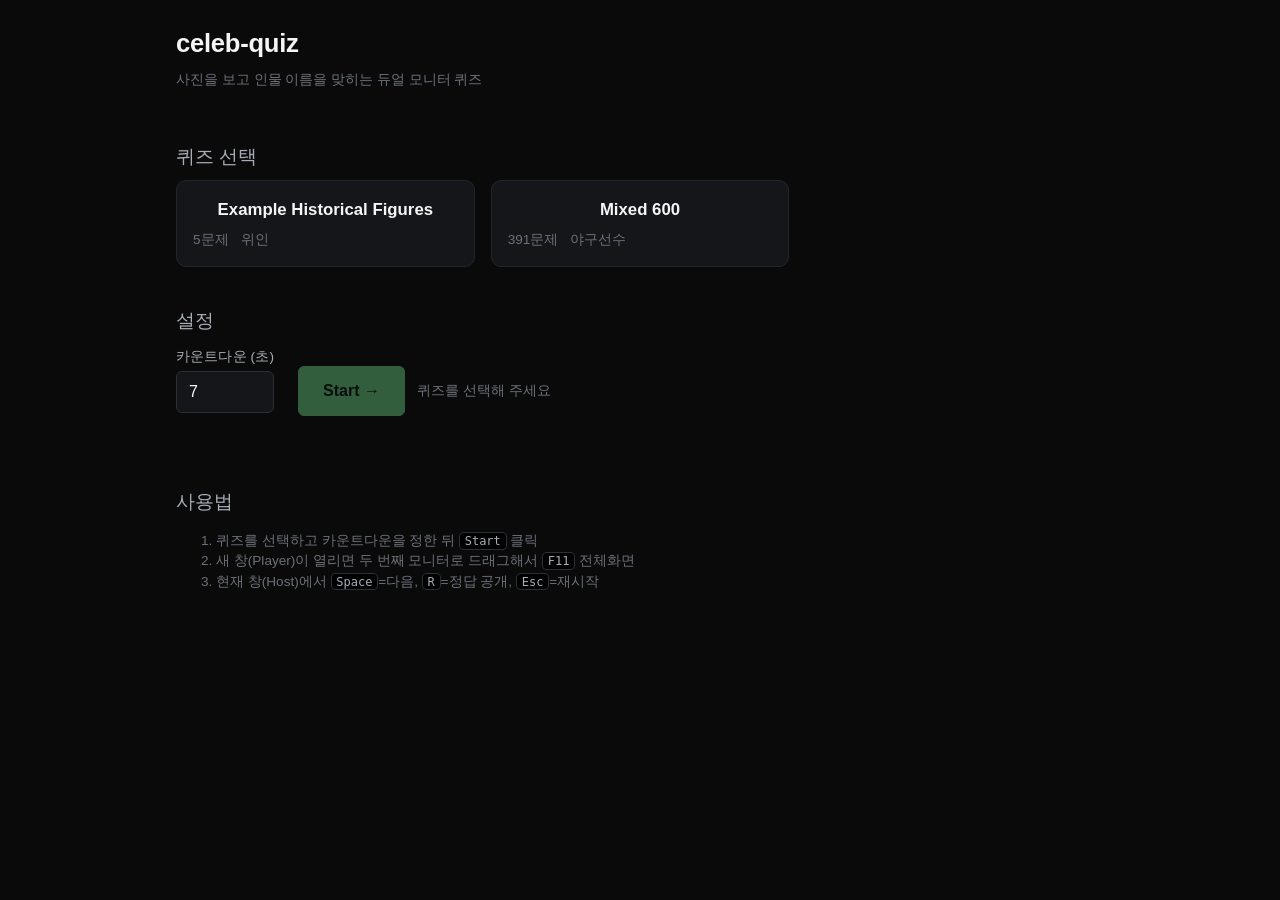
<file: web/index.html>
<!DOCTYPE html>
<html lang="ko">
<head>
  <meta charset="UTF-8">
  <meta name="viewport" content="width=device-width, initial-scale=1">
  <title>celeb-quiz</title>
  <link rel="stylesheet" href="/web/css/styles.css">
</head>
<body>
  <main class="container stack">
    <header>
      <h1>celeb-quiz</h1>
      <p class="muted">사진을 보고 인물 이름을 맞히는 듀얼 모니터 퀴즈</p>
    </header>

    <section>
      <h2>퀴즈 선택</h2>
      <div id="quiz-grid" class="quiz-grid" aria-live="polite">
        <!-- populated by app.js -->
      </div>
    </section>

    <section id="settings" hidden>
      <h2>설정</h2>
      <div class="row" style="gap: 1.5rem; flex-wrap: wrap;">
        <div class="field" style="max-width: 12rem;">
          <label for="countdown">카운트다운 (초)</label>
          <input id="countdown" type="number" min="3" max="60" step="1">
        </div>
        <div class="row" style="margin-top: 1.4rem;">
          <button id="start-btn" class="btn btn-primary" disabled>Start →</button>
          <span id="start-hint" class="muted">퀴즈를 선택해 주세요</span>
        </div>
      </div>
    </section>

    <section id="how-to" class="muted" style="margin-top: 2rem;">
      <h2>사용법</h2>
      <ol>
        <li>퀴즈를 선택하고 카운트다운을 정한 뒤 <kbd class="kbd">Start</kbd> 클릭</li>
        <li>새 창(Player)이 열리면 두 번째 모니터로 드래그해서 <kbd class="kbd">F11</kbd> 전체화면</li>
        <li>현재 창(Host)에서 <kbd class="kbd">Space</kbd>=다음, <kbd class="kbd">R</kbd>=정답 공개, <kbd class="kbd">Esc</kbd>=재시작</li>
      </ol>
    </section>
  </main>

  <script type="module" src="/web/js/app.js"></script>
</body>
</html>
</file>
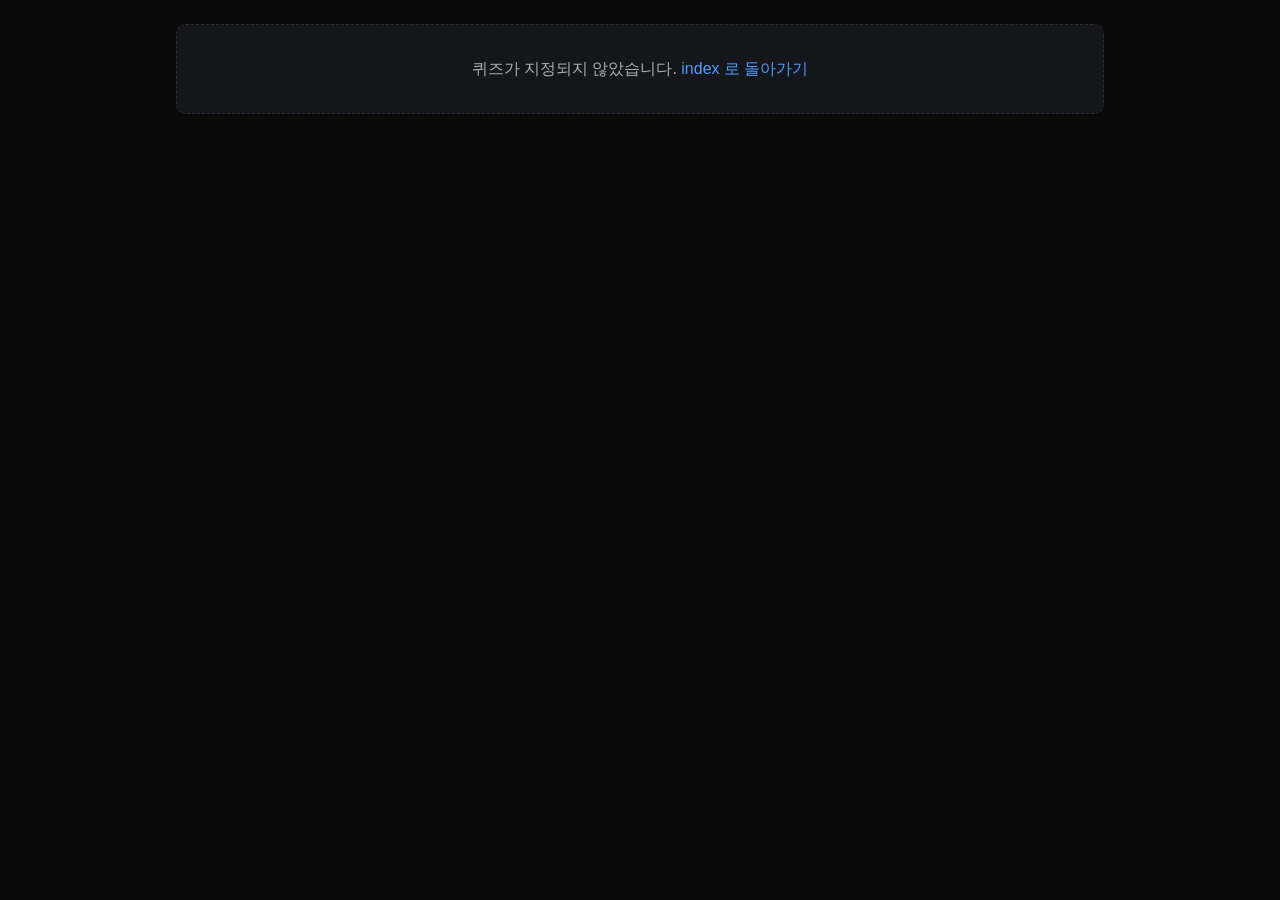
<file: web/host.html>
<!DOCTYPE html>
<html lang="ko">
<head>
  <meta charset="UTF-8">
  <meta name="viewport" content="width=device-width, initial-scale=1">
  <title>celeb-quiz · host</title>
  <link rel="stylesheet" href="/web/css/styles.css">
</head>
<body>
  <div class="disconnect-notice" id="disconnect-notice">
    Player 창이 끊겼습니다 — Reopen Player 버튼을 눌러주세요.
  </div>

  <div class="host">
    <header>
      <div class="title">
        <span id="quiz-title" class="muted">불러오는 중…</span>
        <span class="status-pill" id="status-pill">대기</span>
      </div>
      <div class="countdown" id="countdown" aria-live="off">--</div>
    </header>

    <main>
      <div class="photo-wrap">
        <img id="photo" alt="" referrerpolicy="no-referrer">
      </div>
      <aside class="info">
        <div class="progress" id="progress">--/--</div>
        <div class="name" id="name" hidden></div>
        <div class="category" id="category"></div>
        <div class="attribution" id="attribution"></div>
      </aside>
    </main>

    <footer>
      <button id="next-btn" class="btn btn-primary">Next <kbd class="kbd">Space</kbd></button>
      <button id="reveal-btn" class="btn">Reveal <kbd class="kbd">R</kbd></button>
      <button id="restart-btn" class="btn btn-danger">Restart <kbd class="kbd">Esc</kbd></button>
      <button id="reopen-btn" class="btn">Reopen Player ↗</button>
      <span style="flex:1"></span>
      <span class="muted" id="hint">Space=다음 · R=정답 · Esc=재시작</span>
    </footer>
  </div>

  <script type="module" src="/web/js/host.js"></script>
</body>
</html>
</file>
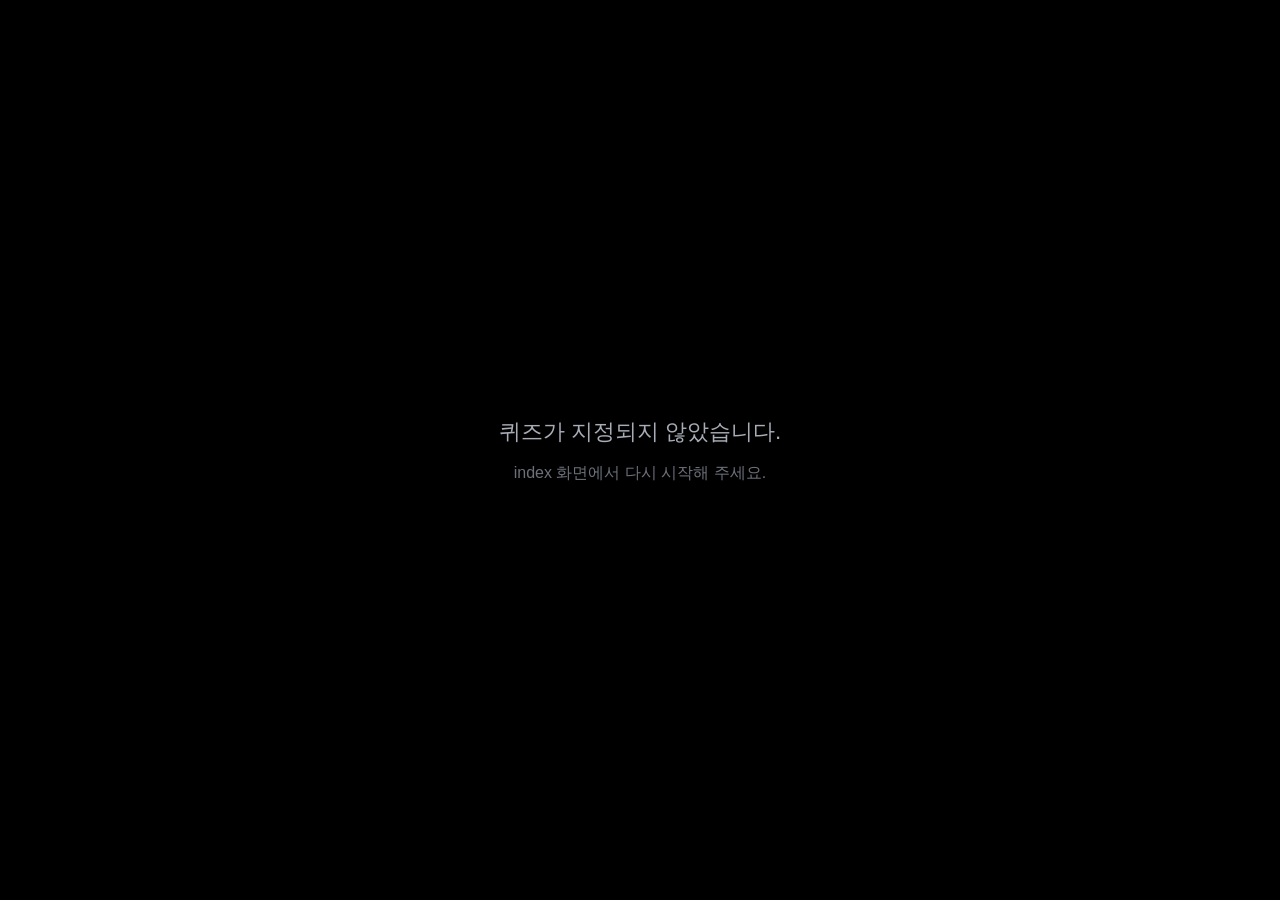
<file: web/player.html>
<!DOCTYPE html>
<html lang="ko">
<head>
  <meta charset="UTF-8">
  <meta name="viewport" content="width=device-width, initial-scale=1">
  <title>celeb-quiz · player</title>
  <link rel="stylesheet" href="/web/css/styles.css">
</head>
<body>
  <div class="player" id="player">
    <div class="fs-hint" id="fs-hint">F11 = 전체화면</div>

    <div class="waiting" id="waiting">
      <div>퀴즈를 시작해 주세요</div>
      <div class="hint">Host 창에서 Start 버튼을 눌러주세요</div>
    </div>

    <div class="top-bar">
      <div class="countdown" id="countdown" hidden>--</div>
      <div class="dang" id="dang" hidden>땡!</div>
    </div>

    <div class="stage" id="stage" hidden>
      <img id="photo" alt="" referrerpolicy="no-referrer">
    </div>

    <div class="bottom-bar">
      <div class="reveal" id="reveal">
        <div id="reveal-name"></div>
        <span class="category" id="reveal-category"></span>
      </div>
      <div class="attribution" id="attribution" hidden></div>
    </div>
  </div>

  <script type="module" src="/web/js/player.js"></script>
</body>
</html>
</file>
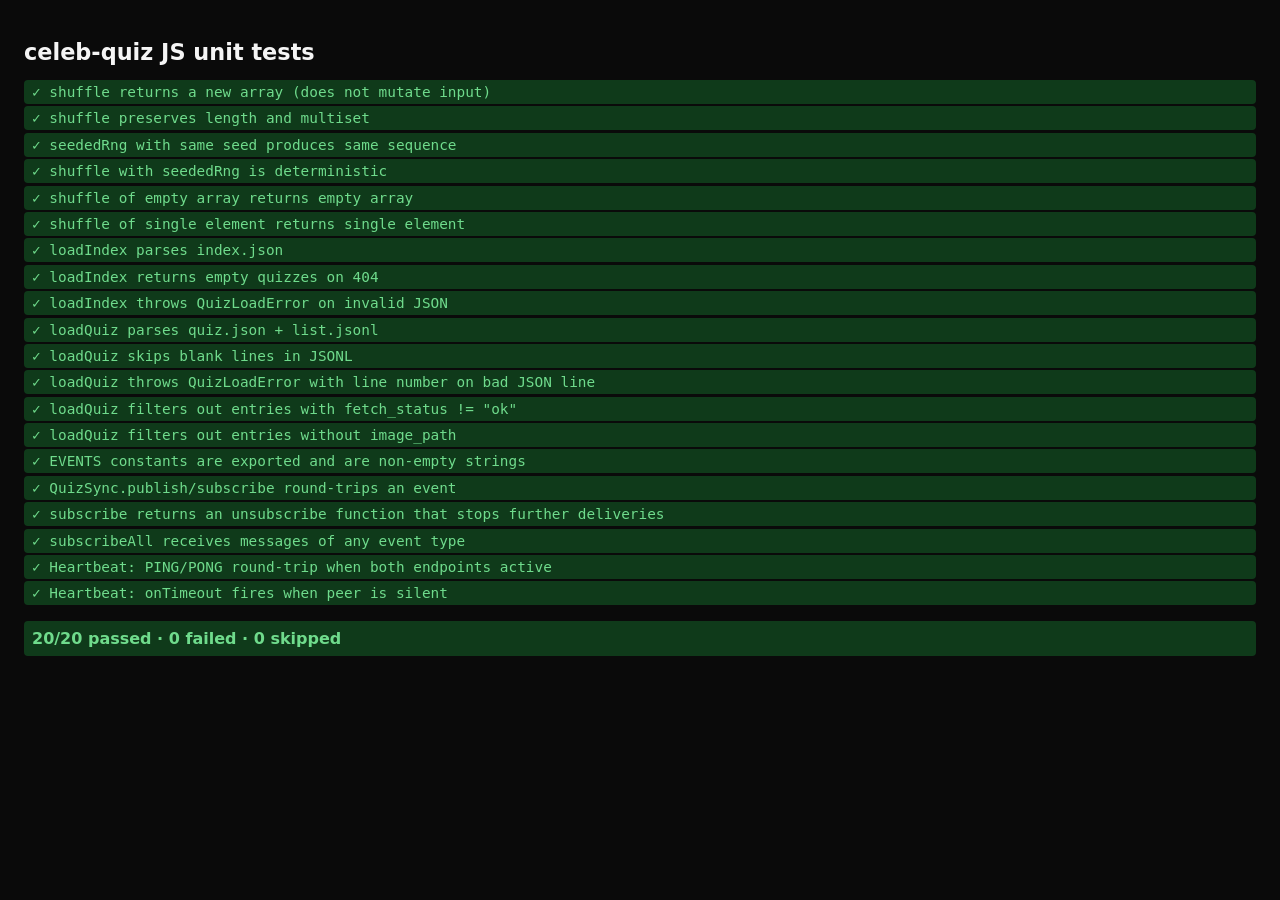
<file: web/tests/test.html>
<!DOCTYPE html>
<html lang="en">
<head>
  <meta charset="UTF-8">
  <title>celeb-quiz — JS unit tests</title>
  <style>
    body { font-family: system-ui, sans-serif; padding: 1rem; background: #0a0a0a; color: #f5f5f5; }
    h1 { font-size: 1.4rem; }
    .test { padding: .25rem .5rem; margin: .15rem 0; border-radius: 4px; font-family: ui-monospace, monospace; font-size: .9rem; }
    .pass { background: #0f3a1a; color: #6fdb8c; }
    .fail { background: #3a0f0f; color: #ff8c8c; white-space: pre-wrap; }
    .skip { background: #2a2a2a; color: #aaa; }
    #summary { margin-top: 1rem; padding: .5rem; border-radius: 4px; font-weight: bold; }
    #summary.all-green { background: #0f3a1a; color: #6fdb8c; }
    #summary.has-fail { background: #3a0f0f; color: #ff8c8c; }
  </style>
</head>
<body>
  <h1>celeb-quiz JS unit tests</h1>
  <div id="results"></div>
  <div id="summary"></div>
  <script type="module">
    import { runAll } from './harness.js';
    import './test-shuffle.js';
    import './test-quiz-loader.js';
    import './test-sync.js';
    runAll();
  </script>
</body>
</html>
</file>
<file: web/css/styles.css>
/*
 * celeb-quiz — shared stylesheet
 * Dark theme. Korean-aware system font stack. No preprocessor, no !important.
 *
 * Used by: index.html, host.html, player.html, tests/test.html
 */

/* ---------- Tokens ---------- */
:root {
  --bg: #0a0a0a;
  --bg-elev: #15161a;
  --bg-elev-2: #1f2128;
  --fg: #f5f5f5;
  --fg-dim: #a8acb6;
  --fg-faint: #6c707a;
  --accent: #6fdb8c;
  --accent-2: #4f9aff;
  --danger: #ff5d5d;
  --danger-bg: #3a0f0f;
  --warn: #f7c948;

  --radius: 10px;
  --radius-sm: 6px;
  --shadow: 0 8px 30px rgba(0, 0, 0, 0.4);

  --space-1: 0.25rem;
  --space-2: 0.5rem;
  --space-3: 0.75rem;
  --space-4: 1rem;
  --space-6: 1.5rem;
  --space-8: 2rem;
  --space-12: 3rem;

  --font-ui: -apple-system, BlinkMacSystemFont, "Apple SD Gothic Neo", "Noto Sans KR",
             "Pretendard Variable", "Pretendard", "Segoe UI", Roboto, sans-serif;
  --font-mono: ui-monospace, SFMono-Regular, "SF Mono", Menlo, Consolas, monospace;
}

/* ---------- Reset ---------- */
*,
*::before,
*::after {
  box-sizing: border-box;
}

html,
body {
  margin: 0;
  padding: 0;
  height: 100%;
  background: var(--bg);
  color: var(--fg);
  font-family: var(--font-ui);
  font-size: 16px;
  line-height: 1.5;
  -webkit-font-smoothing: antialiased;
  -moz-osx-font-smoothing: grayscale;
}

button {
  font: inherit;
  color: inherit;
  background: none;
  border: 0;
  cursor: pointer;
}

input,
select,
textarea {
  font: inherit;
  color: inherit;
}

a {
  color: var(--accent-2);
  text-decoration: none;
}
a:hover {
  text-decoration: underline;
}

img {
  max-width: 100%;
  display: block;
}

/* ---------- Layout primitives ---------- */
.container {
  max-width: 960px;
  margin: 0 auto;
  padding: var(--space-6) var(--space-4);
}

.stack {
  display: flex;
  flex-direction: column;
  gap: var(--space-4);
}

.row {
  display: flex;
  align-items: center;
  gap: var(--space-3);
}

.fill {
  flex: 1 1 auto;
}

/* ---------- Typography ---------- */
h1 {
  font-size: 1.6rem;
  letter-spacing: -0.01em;
  margin: 0 0 var(--space-2);
}

h2 {
  font-size: 1.2rem;
  margin: var(--space-6) 0 var(--space-2);
  color: var(--fg-dim);
  font-weight: 500;
}

p {
  margin: 0 0 var(--space-3);
  color: var(--fg-dim);
}

.muted {
  color: var(--fg-faint);
  font-size: 0.85rem;
}

/* ---------- Buttons ---------- */
.btn {
  display: inline-flex;
  align-items: center;
  justify-content: center;
  gap: var(--space-2);
  padding: var(--space-3) var(--space-6);
  border-radius: var(--radius-sm);
  background: var(--bg-elev-2);
  color: var(--fg);
  border: 1px solid #2c2f38;
  transition: background 120ms ease, transform 80ms ease, border-color 120ms ease;
  font-weight: 500;
  user-select: none;
}
.btn:hover {
  background: #2a2d36;
  border-color: #3b3f4a;
}
.btn:active {
  transform: translateY(1px);
}
.btn:focus-visible {
  outline: 2px solid var(--accent-2);
  outline-offset: 2px;
}
.btn[disabled] {
  opacity: 0.4;
  cursor: not-allowed;
}

.btn-primary {
  background: var(--accent);
  color: #06150c;
  border-color: var(--accent);
  font-weight: 600;
}
.btn-primary:hover {
  background: #87e5a1;
  border-color: #87e5a1;
}

.btn-danger {
  background: var(--danger-bg);
  border-color: #5a1a1a;
  color: #ffb4b4;
}
.btn-danger:hover {
  background: #4a1212;
}

/* ---------- Form fields ---------- */
.field {
  display: flex;
  flex-direction: column;
  gap: var(--space-1);
}
.field label {
  color: var(--fg-dim);
  font-size: 0.85rem;
  letter-spacing: 0.01em;
}
.field input[type="number"],
.field select {
  background: var(--bg-elev);
  border: 1px solid #2c2f38;
  border-radius: var(--radius-sm);
  padding: var(--space-2) var(--space-3);
  width: 100%;
}
.field input[type="number"]:focus,
.field select:focus {
  outline: none;
  border-color: var(--accent-2);
}

/* ---------- Index page (quiz picker) ---------- */
.quiz-grid {
  display: grid;
  grid-template-columns: repeat(auto-fill, minmax(260px, 1fr));
  gap: var(--space-4);
}

.quiz-card {
  background: var(--bg-elev);
  border: 1px solid #23252c;
  border-radius: var(--radius);
  padding: var(--space-4);
  cursor: pointer;
  transition: border-color 120ms ease, transform 120ms ease;
}
.quiz-card:hover {
  border-color: var(--accent-2);
  transform: translateY(-1px);
}
.quiz-card.selected {
  border-color: var(--accent);
  box-shadow: 0 0 0 1px var(--accent);
}
.quiz-card h3 {
  margin: 0 0 var(--space-2);
  font-size: 1.05rem;
}
.quiz-card .meta {
  display: flex;
  gap: var(--space-3);
  color: var(--fg-faint);
  font-size: 0.85rem;
}

.empty-state {
  background: var(--bg-elev);
  border: 1px dashed #2c2f38;
  border-radius: var(--radius);
  padding: var(--space-8);
  text-align: center;
  color: var(--fg-dim);
}
.empty-state code {
  font-family: var(--font-mono);
  background: #000;
  padding: 0.1rem 0.4rem;
  border-radius: 4px;
  color: var(--fg);
}

/* ---------- Host window ---------- */
.host {
  display: grid;
  grid-template-rows: auto 1fr auto;
  height: 100vh;
  padding: var(--space-4);
  gap: var(--space-3);
}
.host header {
  display: flex;
  align-items: center;
  justify-content: space-between;
  gap: var(--space-3);
}
.host header .title {
  font-size: 0.95rem;
  color: var(--fg-dim);
}
.host header .countdown {
  font-family: var(--font-mono);
  font-size: 1.6rem;
  color: var(--fg);
  background: var(--bg-elev);
  padding: 0.2rem 0.8rem;
  border-radius: var(--radius-sm);
  min-width: 4ch;
  text-align: center;
}
.host header .countdown.expired {
  color: var(--danger);
}
.host main {
  display: grid;
  grid-template-columns: 1fr 1fr;
  gap: var(--space-4);
  min-height: 0;
}
.host .photo-wrap {
  background: #000;
  border-radius: var(--radius);
  overflow: hidden;
  display: flex;
  align-items: center;
  justify-content: center;
  min-height: 0;
}
.host .photo-wrap img {
  max-width: 100%;
  max-height: 100%;
  object-fit: contain;
}
.host .info {
  background: var(--bg-elev);
  border-radius: var(--radius);
  padding: var(--space-6);
  overflow-y: auto;
}
.host .info .name {
  font-size: 2rem;
  font-weight: 600;
  margin-bottom: var(--space-2);
}
.host .info .category {
  color: var(--fg-dim);
  margin-bottom: var(--space-4);
}
.host .info .progress {
  font-family: var(--font-mono);
  color: var(--fg-faint);
  font-size: 0.9rem;
  margin-bottom: var(--space-4);
}
.host .info .attribution {
  margin-top: var(--space-6);
  padding-top: var(--space-4);
  border-top: 1px solid #2c2f38;
  font-size: 0.8rem;
  color: var(--fg-faint);
}
.host .info .attribution a {
  color: var(--fg-dim);
}
.host footer {
  display: flex;
  gap: var(--space-2);
  flex-wrap: wrap;
}
.host .status-pill {
  font-size: 0.8rem;
  padding: 0.2rem 0.6rem;
  border-radius: 999px;
  background: var(--bg-elev);
  color: var(--fg-dim);
}
.host .status-pill.ok {
  color: var(--accent);
}
.host .status-pill.warn {
  color: var(--warn);
}

/* ---------- Player window (the public-facing screen) ---------- */
:root {
  --countdown-size: clamp(3rem, 9vw, 7rem);
  --dang-size: clamp(3.5rem, 10vw, 8rem);
  --reveal-size: clamp(2rem, 6vw, 4.5rem);
  --player-bar: clamp(5rem, 14vh, 10rem);
}
.player {
  position: fixed;
  inset: 0;
  background: #000;
  color: var(--fg);
  overflow: hidden;
  display: flex;
  flex-direction: column;
}
.player .top-bar {
  flex: 0 0 var(--player-bar);
  display: flex;
  align-items: center;
  justify-content: center;
  position: relative;
  z-index: 2;
}
.player .stage {
  flex: 1 1 auto;
  min-height: 0;
  display: flex;
  align-items: center;
  justify-content: center;
  padding: 0 var(--space-4);
}
.player .stage img {
  max-width: 100%;
  max-height: 100%;
  object-fit: contain;
  transition: opacity 220ms ease;
}
.player .stage img.fade-out {
  opacity: 0;
}
.player .bottom-bar {
  flex: 0 0 auto;
  position: relative;
  z-index: 2;
  min-height: var(--space-12);
}
.player .countdown {
  font-family: var(--font-mono);
  font-weight: 700;
  font-size: var(--countdown-size);
  line-height: 1;
  color: var(--fg);
  text-shadow: 0 4px 20px rgba(0, 0, 0, 0.8);
  user-select: none;
}
.player .countdown.warn {
  color: var(--warn);
}
.player .countdown.danger {
  color: var(--danger);
}
.player .dang {
  font-weight: 800;
  font-size: var(--dang-size);
  line-height: 1;
  color: var(--danger);
  text-shadow: 0 0 60px rgba(255, 90, 90, 0.5);
  pointer-events: none;
  animation: dang-pulse 600ms ease-in-out infinite alternate;
}
@keyframes dang-pulse {
  from { transform: scale(1); opacity: 0.95; }
  to   { transform: scale(1.06); opacity: 1; }
}
.player .reveal {
  padding: var(--space-4) var(--space-8) var(--space-3);
  text-align: center;
  font-size: var(--reveal-size);
  font-weight: 700;
  letter-spacing: -0.01em;
  max-height: 0;
  overflow: hidden;
  opacity: 0;
  transition: max-height 280ms cubic-bezier(0.2, 0.8, 0.2, 1),
              opacity 200ms ease,
              padding 280ms cubic-bezier(0.2, 0.8, 0.2, 1);
}
.player .reveal.shown {
  max-height: 30vh;
  opacity: 1;
  padding-top: var(--space-6);
}
.player .reveal .category {
  display: block;
  font-size: 0.4em;
  color: var(--fg-dim);
  font-weight: 400;
  margin-top: 0.3em;
}
.player .attribution {
  padding: var(--space-2) var(--space-4) var(--space-3);
  font-size: 0.8rem;
  color: rgba(245, 245, 245, 0.55);
  text-align: right;
  text-shadow: 0 1px 4px rgba(0, 0, 0, 0.9);
}
.player .attribution a {
  color: rgba(245, 245, 245, 0.75);
}
.player .empty,
.player .waiting {
  position: absolute;
  inset: 0;
  display: flex;
  align-items: center;
  justify-content: center;
  flex-direction: column;
  gap: var(--space-3);
  color: var(--fg-dim);
  font-size: 1.4rem;
  text-align: center;
  padding: var(--space-8);
  z-index: 3;
  background: #000;
}
.player .empty .hint,
.player .waiting .hint {
  font-size: 1rem;
  color: var(--fg-faint);
}

/* Fullscreen toggle button (visible until user fullscreens) */
.player .fs-hint {
  position: absolute;
  top: var(--space-3);
  left: var(--space-3);
  font-size: 0.8rem;
  color: rgba(245, 245, 245, 0.45);
  pointer-events: none;
}

/* ---------- Disconnect notice ---------- */
.disconnect-notice {
  position: fixed;
  top: var(--space-3);
  left: 50%;
  transform: translateX(-50%);
  background: var(--danger-bg);
  color: #ffd0d0;
  padding: 0.4rem 0.9rem;
  border-radius: 999px;
  font-size: 0.85rem;
  z-index: 10;
  display: none;
}
.disconnect-notice.shown {
  display: block;
}

/* ---------- Keyboard hint footer (host) ---------- */
.kbd {
  font-family: var(--font-mono);
  font-size: 0.75rem;
  background: #000;
  border: 1px solid #2c2f38;
  border-radius: 4px;
  padding: 0.05rem 0.3rem;
  color: var(--fg-dim);
}

/* ---------- Responsive: small viewport for host (single window QA) ---------- */
@media (max-width: 720px) {
  .host main {
    grid-template-columns: 1fr;
  }
  .host .photo-wrap {
    aspect-ratio: 4 / 3;
  }
}
</file>
